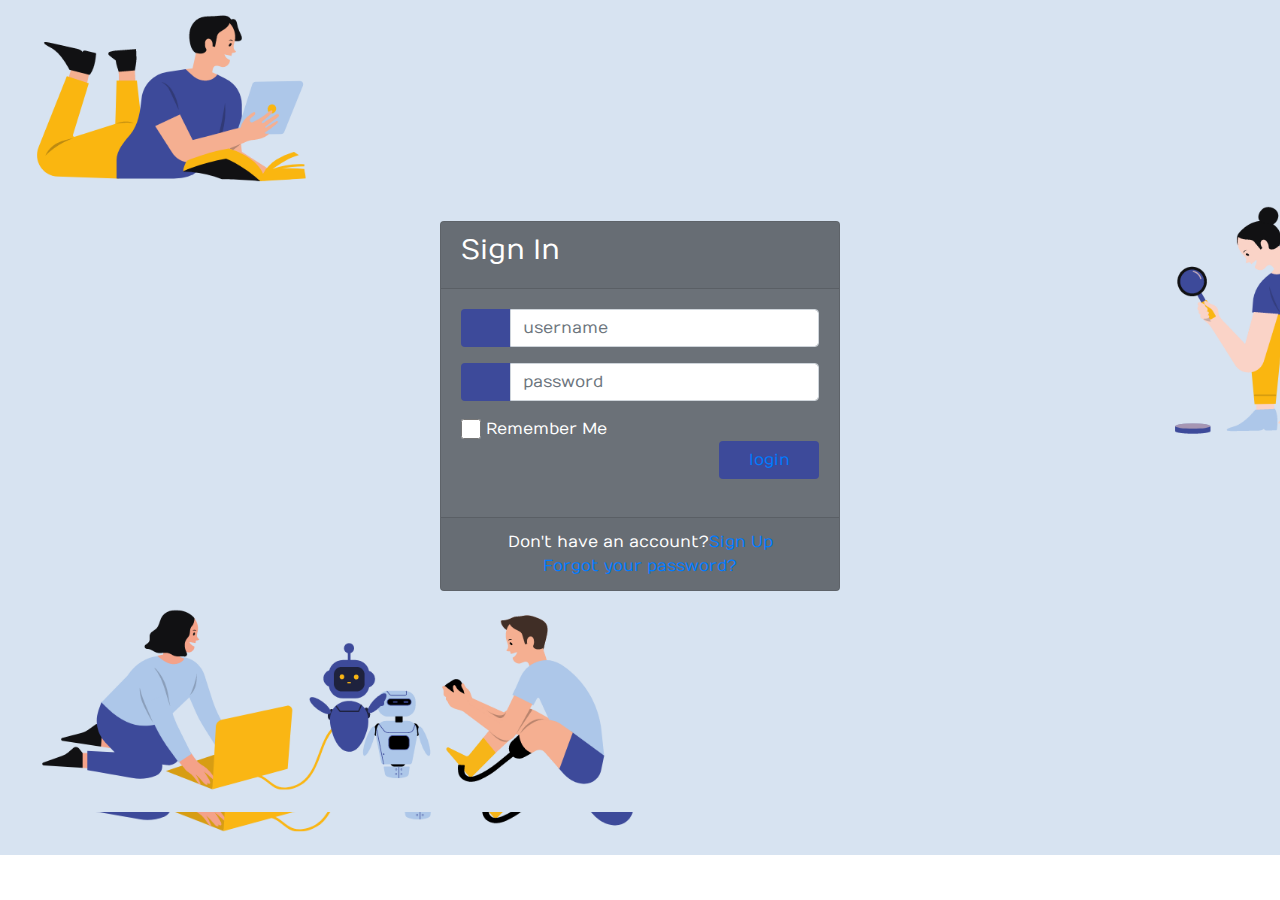
<file: login.html>
<link href="//maxcdn.bootstrapcdn.com/bootstrap/4.1.1/css/bootstrap.min.css" rel="stylesheet" id="bootstrap-css">
<script src="//maxcdn.bootstrapcdn.com/bootstrap/4.1.1/js/bootstrap.min.js"></script>
<script src="//cdnjs.cloudflare.com/ajax/libs/jquery/3.2.1/jquery.min.js"></script>


<!DOCTYPE html>
<html>
<head>
	<title>Login Page</title>
  
   
	
	<link rel="stylesheet" href="https://stackpath.bootstrapcdn.com/bootstrap/4.1.3/css/bootstrap.min.css" integrity="sha384-MCw98/SFnGE8fJT3GXwEOngsV7Zt27NXFoaoApmYm81iuXoPkFOJwJ8ERdknLPMO" crossorigin="anonymous">
    
  
	<link rel="stylesheet" href="https://use.fontawesome.com/releases/v5.3.1/css/all.css" integrity="sha384-mzrmE5qonljUremFsqc01SB46JvROS7bZs3IO2EmfFsd15uHvIt+Y8vEf7N7fWAU" crossorigin="anonymous">

	
	<link rel="stylesheet" type="text/css" href="log.css">
</head>
<body>
<div class="container">
	<div class="d-flex justify-content-center h-100">
		<div class="card">
			<div class="card-header">
				<h3>Sign In</h3>
				<div class="d-flex justify-content-end social_icon">
				
					<span><i class="fab fa-google-plus-square"></i></span>
					<span><i class="fab fa-twitter-square"></i></span>  
				</div>
			</div>
			<div class="card-body">
				<form>
					<div class="input-group form-group">
						<div class="input-group-prepend">
							<span class="input-group-text"><i class="fas fa-user"></i></span>
						</div>
						<input type="text" class="form-control" placeholder="username">
						
					</div>
					<div class="input-group form-group">
						<div class="input-group-prepend">
							<span class="input-group-text"><i class="fas fa-key"></i></span>
						</div>
						<input type="password" class="form-control" placeholder="password">
					</div>
					<div class="row align-items-center remember">
						<input type="checkbox">Remember Me
					</div>
					
					<!--<div class="form-group">
						<input type="submit" value="Login" class="btn float-right login_btn" >
					</div>-->
					<button class="btn float-right login_btn">
						<a href="http://127.0.0.1:5500/main.html">login</a> </button>
				</form>
			</div>
			<div class="card-footer">
				<div class="d-flex justify-content-center links">
					Don't have an account?<a href="http://127.0.0.1:5500/index.html">Sign Up</a>
				</div>
				<div class="d-flex justify-content-center">
					<a href="#">Forgot your password?</a>
				</div>
			</div>
		</div>
	</div>
</file>
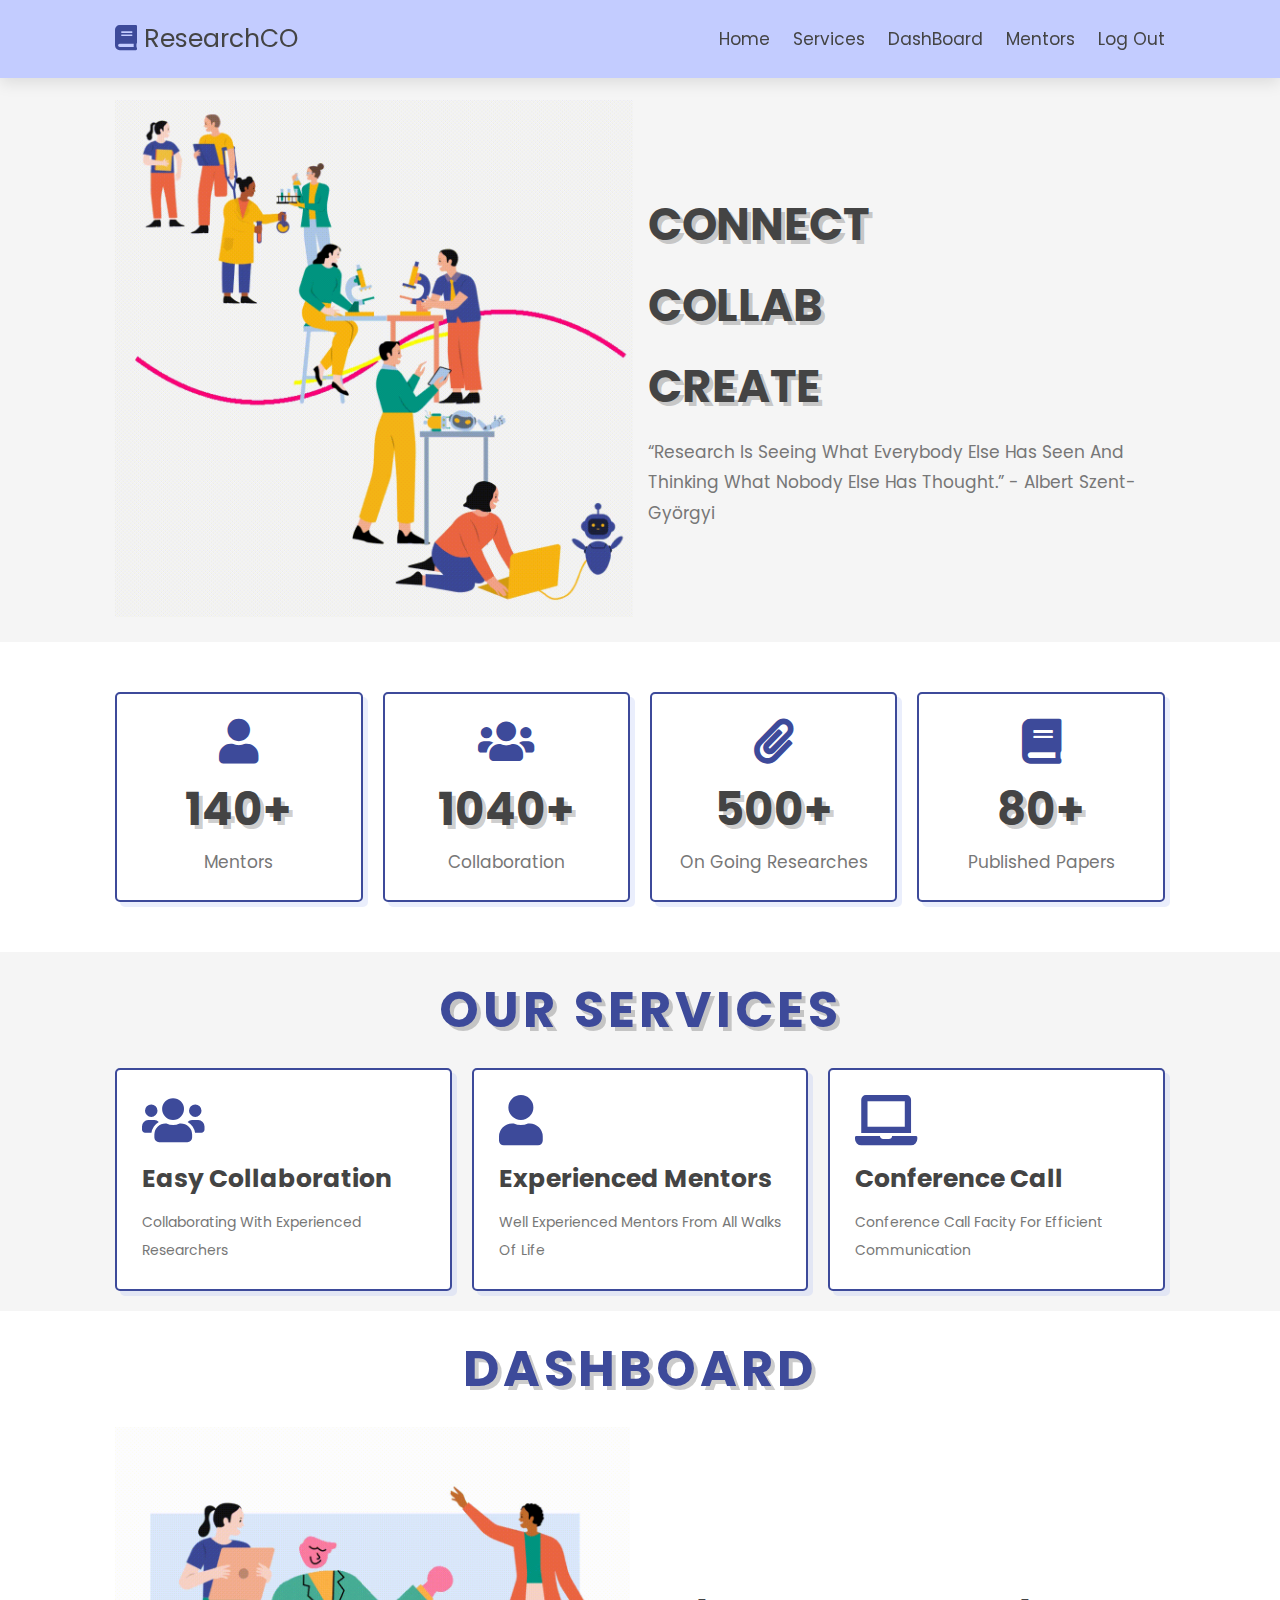
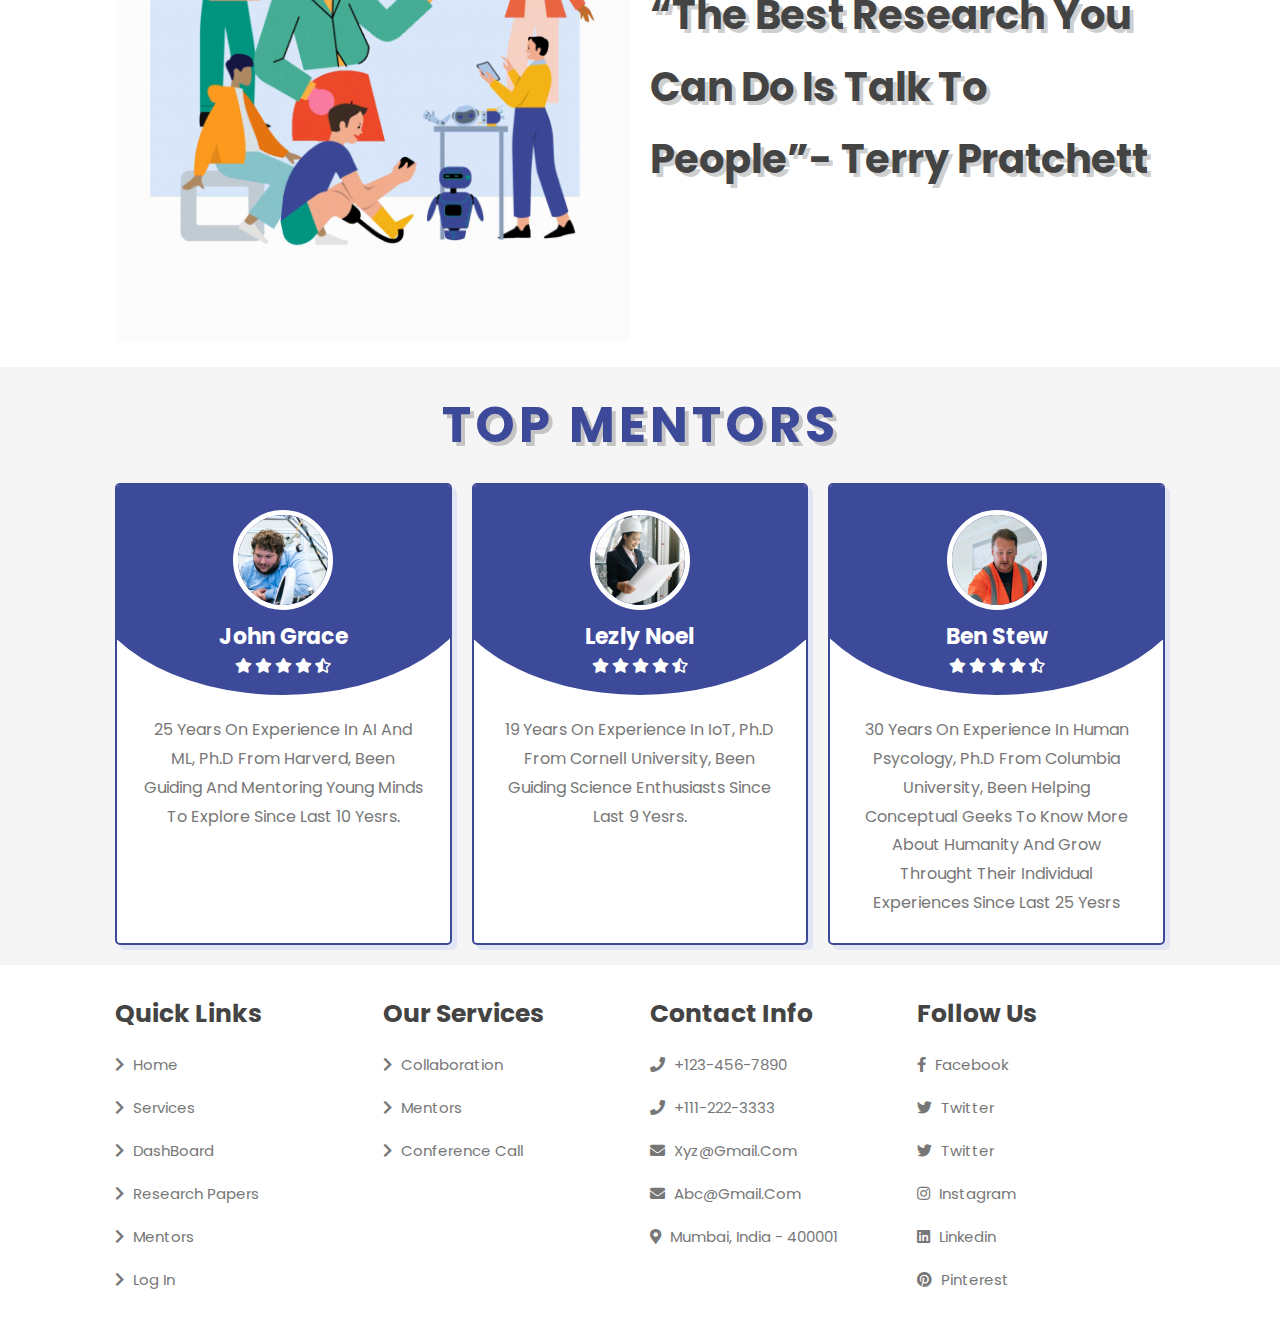
<file: main.html>
<!DOCTYPE html>
<html lang="en">
<head>
    <meta charset="UTF-8">
    <meta http-equiv="X-UA-Compatible" content="IE=edge">
    <meta name="viewport" content="width=device-width, initial-scale=1.0">
    <title>complete responsive hospital website design </title>

    <!-- font awesome cdn link  -->
    <link rel="stylesheet" href="https://cdnjs.cloudflare.com/ajax/libs/font-awesome/5.15.4/css/all.min.css">

    <!-- custom css file link  -->
    <link rel="stylesheet" href="css/style.css">

</head>
<body>
    
<!-- header section starts  -->

<header class="header">

    <a href="#" class="logo"> <i class="fa fa-book"></i> ResearchCO </a>

    <nav class="navbar">
        <a href="#Home">Home</a>
        <a href="#services">services</a>
        <a href="http://127.0.0.1:5500/dash.html">DashBoard</a>
        <a href="http://127.0.0.1:5500/ment.html">Mentors</a>
        <a href="http://127.0.0.1:5500/login.html">Log Out</a>
    </nav>

    <div id="menu-btn" class="fas fa-bars"></div>

</header>

<!-- header section ends -->

<!-- home section starts  -->

<section class="home" id="home">

    <div class="image">
        <img src="page1.gif" alt="">
    </div>

    <div class="content">
        <h3>CONNECT</h3>
        <h3>COLLAB</h3>
        <h3>CREATE</h3>
        <p>“Research is seeing what everybody else has seen and thinking what nobody else has thought.”
- Albert Szent-Györgyi </p>
    </div>

</section>

<!-- home section ends -->

<!-- icons section starts  -->

<section class="icons-container">

    <div class="icons">
        <i class="fas fa-user"></i>
        <h3>140+</h3>
        <p>Mentors</p>
    </div>

    <div class="icons">
        <i class="fas fa-users"></i>
        <h3>1040+</h3>
        <p>collaboration</p>
    </div>

    <div class="icons">
        <i class="fas fa-paperclip"></i>
        <h3>500+</h3>
        <p>On going researches</p>
    </div>

    <div class="icons">
        <i class="fas fa-book"></i>
        <h3>80+</h3>
        <p>Published papers</p>
    </div>

</section>

<!-- icons section ends -->

<!-- services section starts  -->

<section class="services" id="services">

    <h1 class="heading"> our <span>services</span> </h1>

    <div class="box-container">

        <div class="box">
            <i class="fas fa-users"></i>
            <h3>Easy collaboration</h3>
            <p>Collaborating with experienced researchers</p>
            <!--<a href="#" class="btn"> learn more <span class="fas fa-chevron-right"></span> </a>-->
        </div>

        <div class="box">
            <i class="fas fa-user"></i>
            <h3>Experienced mentors</h3>
            <p>Well experienced mentors from all walks of life</p>
            <!--<a href="#" class="btn"> learn more <span class="fas fa-chevron-right"></span> </a>-->
        </div>

        <div class="box">
            <i class="fas fa-laptop"></i>
            <h3>Conference call</h3>
            <p>Conference call facity for efficient communication</p>
            <!--<a href="#" class="btn"> learn more <span class="fas fa-chevron-right"></span> </a>-->
        </div>


    </div>

</section>

<!-- services section ends -->

<!-- about section starts  -->

<section class="about" id="about">

    <h1 class="heading"> <span>DashBoard</h1>

    <div class="row">

        <div class="image">
            <img src="Untitled design.gif" alt="">
        </div>

        <div class="content">
            <h3>“The best research you can do is talk to people”- Terry Pratchett</h3>
        </div>

    </div>

</section>

<!-- about section ends -->



<!-- Mentors section starts  -->

<section class="review" id="review">
    
    <h1 class="heading"> Top <span>Mentors</a></span> </h1>

    <div class="box-container">

        <div class="box">
            <img src="image/Untitled design-2 copy.png" alt="">
            <h3>John Grace</h3>
            <div class="stars">
                <i class="fas fa-star"></i>
                <i class="fas fa-star"></i>
                <i class="fas fa-star"></i>
                <i class="fas fa-star"></i>
                <i class="fas fa-star-half-alt"></i>
            </div>
            <p class="text">25 years on experience in AI and ML, Ph.D from Harverd, Been guiding and Mentoring young minds to explore since last 10 yesrs.</p>
        </div>

        <div class="box">
            <img src="image/Untitled design-2.png" alt="">
            <h3>Lezly Noel</h3>
            <div class="stars">
                <i class="fas fa-star"></i>
                <i class="fas fa-star"></i>
                <i class="fas fa-star"></i>
                <i class="fas fa-star"></i>
                <i class="fas fa-star-half-alt"></i>
            </div>
            <p class="text">19 years on experience in IoT, Ph.D from Cornell University, Been guiding science enthusiasts since last 9 yesrs.</p>
        </div>

        <div class="box">
            <img src="image/ddd3.png" alt="">
            <h3>Ben Stew</h3>
            <div class="stars">
                <i class="fas fa-star"></i>
                <i class="fas fa-star"></i>
                <i class="fas fa-star"></i>
                <i class="fas fa-star"></i>
                <i class="fas fa-star-half-alt"></i>
            </div>
            <p class="text">30 years on experience in human Psycology, Ph.D from Columbia University, Been helping conceptual geeks to know more about humanity and grow throught their individual experiences since last 25 yesrs</p>
        </div>

    </div>

</section>

<!-- Mentors section ends -->



<!-- footer section starts  -->

<section class="footer">

    <div class="box-container">

        <div class="box">
            <h3>quick links</h3>
            <a href="#"> <i class="fas fa-chevron-right"></i> home </a>
            <a href="#"> <i class="fas fa-chevron-right"></i> services </a>
            <a href="#"> <i class="fas fa-chevron-right"></i> DashBoard </a>
            <a href="#"> <i class="fas fa-chevron-right"></i> Research Papers </a>
            <a href="http://127.0.0.1:5500/ment.html"> <i class="fas fa-chevron-right"></i> Mentors </a>
            <a href="#"> <i class="fas fa-chevron-right"></i> Log in </a>
        </div>

        <div class="box">
            <h3>our services</h3>
            <a href="#"> <i class="fas fa-chevron-right"></i> collaboration </a>
            <a href="#"> <i class="fas fa-chevron-right"></i> Mentors </a>
            <a href="#"> <i class="fas fa-chevron-right"></i> Conference call </a>
        </div>

        <div class="box">
            <h3>contact info</h3>
            <a href="#"> <i class="fas fa-phone"></i> +123-456-7890 </a>
            <a href="#"> <i class="fas fa-phone"></i> +111-222-3333 </a>
            <a href="#"> <i class="fas fa-envelope"></i> xyz@gmail.com </a>
            <a href="#"> <i class="fas fa-envelope"></i> abc@gmail.com </a>
            <a href="#"> <i class="fas fa-map-marker-alt"></i> mumbai, india - 400001 </a>
        </div>

        <div class="box">
            <h3>follow us</h3>
            <a href="#"> <i class="fab fa-facebook-f"></i> facebook </a>
            <a href="#"> <i class="fab fa-twitter"></i> twitter </a>
            <a href="#"> <i class="fab fa-twitter"></i> twitter </a>
            <a href="#"> <i class="fab fa-instagram"></i> instagram </a>
            <a href="#"> <i class="fab fa-linkedin"></i> linkedin </a>
            <a href="#"> <i class="fab fa-pinterest"></i> pinterest </a>
        </div>

    </div>

   
</section>

<!-- footer section ends -->

<!-- custom js file link  -->
<script src="js/script.js"></script>

</body>
</html>
</file>
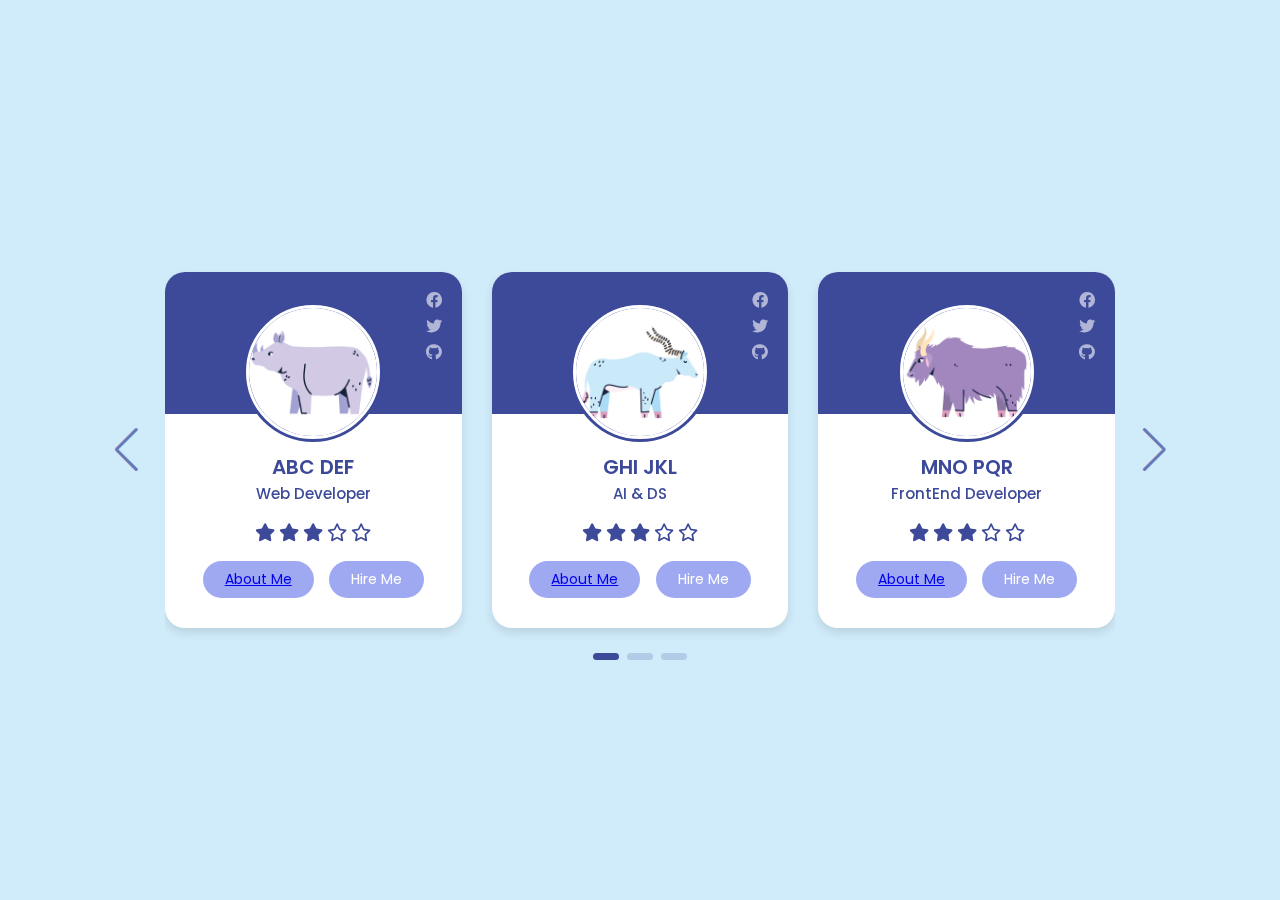
<file: ment.html>
<!DOCTYPE html>

<html lang="en">
<head>
    <meta charset="UTF-8">
    <meta http-equiv="X-UA-Compatible" content="IE=edge">

 
    <link rel="stylesheet" href="https://unpkg.com/swiper/swiper-bundle.min.css"/>

 
    <link rel="stylesheet" href="https://cdnjs.cloudflare.com/ajax/libs/font-awesome/6.0.0-beta3/css/all.min.css"/>
        
 
    <link rel="stylesheet" href="mentors.css">
    
</head>
<body>

  <section>
    
    <div class="swiper mySwiper container">
      <div class="swiper-wrapper content">

        <div class="swiper-slide card">
          <div class="card-content">
            <div class="image">
              <img src="images/img1.png" alt="">
            </div>

            <div class="media-icons">
              <i class="fab fa-facebook"></i>
              <i class="fab fa-twitter"></i>
              <i class="fab fa-github"></i>
            </div>

            <div class="name-profession">
              <span class="name">ABC DEF</span>
              <span class="profession">Web Developer</span>
            </div>

            <div class="rating">
              <i class="fas fa-star"></i>
              <i class="fas fa-star"></i>
              <i class="fas fa-star"></i>
              <i class="far fa-star"></i>
              <i class="far fa-star"></i>
            </div>

            <div class="button">
              <button class="aboutMe"> <a href="https://www.linkedin.com/in/garyvaynerchuk">About Me</a></button>
              <button class="hireMe">Hire Me</button>
            </div>
          </div>
        </div>
        <div class="swiper-slide card">
          <div class="card-content">
            <div class="image">
              <img src="images/img2.png" alt="">
            </div>

            <div class="media-icons">
              <i class="fab fa-facebook"></i>
              <i class="fab fa-twitter"></i>
              <i class="fab fa-github"></i>
            </div>

            <div class="name-profession">
              <span class="name">GHI JKL</span>
              <span class="profession">AI & DS</span>
            </div>

            <div class="rating">
              <i class="fas fa-star"></i>
              <i class="fas fa-star"></i>
              <i class="fas fa-star"></i>
              <i class="far fa-star"></i>
              <i class="far fa-star"></i>
            </div>

            <div class="button">
              <button class="aboutMe"> <a href="https://www.linkedin.com/in/garyvaynerchuk">About Me</a></button>
              <button class="hireMe">Hire Me</button>
            </div>
          </div>
        </div>
        <div class="swiper-slide card">
          <div class="card-content">
            <div class="image">
              <img src="images/img3.png" alt="">
            </div>

            <div class="media-icons">
              <i class="fab fa-facebook"></i>
              <i class="fab fa-twitter"></i>
              <i class="fab fa-github"></i>
            </div>

            <div class="name-profession">
              <span class="name">MNO PQR</span>
              <span class="profession">FrontEnd Developer</span>
            </div>

            <div class="rating">
              <i class="fas fa-star"></i>
              <i class="fas fa-star"></i>
              <i class="fas fa-star"></i>
              <i class="far fa-star"></i>
              <i class="far fa-star"></i>
            </div>

            <div class="button">
              <button class="aboutMe"> <a href="https://www.linkedin.com/in/garyvaynerchuk">About Me</a></button>
              <button class="hireMe">Hire Me</button>
            </div>
          </div>
        </div>
        <div class="swiper-slide card">
          <div class="card-content">
            <div class="image">
              <img src="images/img4.png" alt="">
            </div>

            <div class="media-icons">
              <i class="fab fa-facebook"></i>
              <i class="fab fa-twitter"></i>
              <i class="fab fa-github"></i>
            </div>

            <div class="name-profession">
              <span class="name">STU VUX</span>
              <span class="profession">IoT</span>
            </div>

            <div class="rating">
              <i class="fas fa-star"></i>
              <i class="fas fa-star"></i>
              <i class="fas fa-star"></i>
              <i class="far fa-star"></i>
              <i class="far fa-star"></i>
            </div>

            <div class="button">
              <button class="aboutMe"> <a href="https://www.linkedin.com/in/garyvaynerchuk">About Me</a></button>
              <button class="hireMe">Hire Me</button>
            </div>
          </div>
        </div>
        <div class="swiper-slide card">
          <div class="card-content">
            <div class="image">
              <img src="images/img5.png" alt="">
            </div>

            <div class="media-icons">
              <i class="fab fa-facebook"></i>
              <i class="fab fa-twitter"></i>
              <i class="fab fa-github"></i>
            </div>

            <div class="name-profession">
              <span class="name">YYY ZZZ</span>
              <span class="profession">Psycology</span>
            </div>

            <div class="rating">
              <i class="fas fa-star"></i>
              <i class="fas fa-star"></i>
              <i class="fas fa-star"></i>
              <i class="far fa-star"></i>
              <i class="far fa-star"></i>
            </div>

            <div class="button">
              <button class="aboutMe"> <a href="https://www.linkedin.com/in/garyvaynerchuk">About Me</a></button>
              <button class="hireMe">Hire Me</button>
            </div>
          </div>
        </div>
        <div class="swiper-slide card">
          <div class="card-content">
            <div class="image">
              <img src="images/img6.png" alt="">
            </div>

            <div class="media-icons">
              <i class="fab fa-facebook"></i>
              <i class="fab fa-twitter"></i>
              <i class="fab fa-github"></i>
            </div>

            <div class="name-profession">
              <span class="name">RRR RRR</span>
              <span class="profession">Programming</span>
            </div>

            <div class="rating">
              <i class="fas fa-star"></i>
              <i class="fas fa-star"></i>
              <i class="fas fa-star"></i>
              <i class="far fa-star"></i>
              <i class="far fa-star"></i>
            </div>

            <div class="button">
              <button class="aboutMe"> <a href="https://www.linkedin.com/in/garyvaynerchuk">About Me</a></button>
              <button class="hireMe">Hire Me</button>
            </div>
          </div>
        </div>
        <div class="swiper-slide card">
          <div class="card-content">
            <div class="image">
              <img src="images/img7.png" alt="">
            </div>

            <div class="media-icons">
              <i class="fab fa-facebook"></i>
              <i class="fab fa-twitter"></i>
              <i class="fab fa-github"></i>
            </div>

            <div class="name-profession">
              <span class="name">AAA BBB</span>
              <span class="profession">Maths</span>
            </div>

            <div class="rating">
              <i class="fas fa-star"></i>
              <i class="fas fa-star"></i>
              <i class="fas fa-star"></i>
              <i class="far fa-star"></i>
              <i class="far fa-star"></i>
            </div>

            <div class="button">
              <button class="aboutMe"> <a href="https://www.linkedin.com/in/garyvaynerchuk">About Me</a></button>
              <button class="hireMe">Hire Me</button>
            </div>
          </div>
        </div>
        <div class="swiper-slide card">
          <div class="card-content">
            <div class="image">
              <img src="images/img8.png" alt="">
            </div>

            <div class="media-icons">
              <i class="fab fa-facebook"></i>
              <i class="fab fa-twitter"></i>
              <i class="fab fa-github"></i>
            </div>

            <div class="name-profession">
              <span class="name">CCC DDD</span>
              <span class="profession">Social Science</span>
            </div>

            <div class="rating">
              <i class="fas fa-star"></i>
              <i class="fas fa-star"></i>
              <i class="fas fa-star"></i>
              <i class="far fa-star"></i>
              <i class="far fa-star"></i>
            </div>

            <div class="button">
              <button class="aboutMe"> <a href="https://www.linkedin.com/in/garyvaynerchuk">About Me</a></button>
              <button class="hireMe">Hire Me</button>
            </div>
          </div>
        </div>
        <div class="swiper-slide card">
          <div class="card-content">
            <div class="image">
              <img src="images/img9.png" alt="">
            </div>

            <div class="media-icons">
              <i class="fab fa-facebook"></i>
              <i class="fab fa-twitter"></i>
              <i class="fab fa-github"></i>
            </div>

            <div class="name-profession">
              <span class="name">EEE FFF</span>
              <span class="profession">Dramatics</span>
            </div>

            <div class="rating">
              <i class="fas fa-star"></i>
              <i class="fas fa-star"></i>
              <i class="fas fa-star"></i>
              <i class="far fa-star"></i>
              <i class="far fa-star"></i>
            </div>

            <div class="button">
              <button class="aboutMe"> <a href="https://www.linkedin.com/in/garyvaynerchuk">About Me</a></button>
              <button class="hireMe">Hire Me</button>
            </div>
          </div>
        </div>

      </div>
    </div>

    <div class="swiper-button-next"></div>
      <div class="swiper-button-prev"></div>
      <div class="swiper-pagination"></div>
  </section>

  <!-- Swiper JS -->
  <script src="https://unpkg.com/swiper/swiper-bundle.min.js"></script>

  <!-- Initialize Swiper -->
  <script>
    var swiper = new Swiper(".mySwiper", {
      slidesPerView: 3,
      spaceBetween: 30,
      slidesPerGroup: 3,
      loop: true,
      loopFillGroupWithBlank: true,
      pagination: {
        el: ".swiper-pagination",
        clickable: true,
      },
      navigation: {
        nextEl: ".swiper-button-next",
        prevEl: ".swiper-button-prev",
      },
    });
  </script>

</body>
</html>
</file>
<file: log.css>
@import url('https://fonts.googleapis.com/css?family=Numans');

html,body{
background-image: url('loginbg.png');
background-size:cover;
background-repeat: no-repeat;
height: 95%;
font-family: 'Numans', sans-serif;
}

.container{
height: 100%;
align-content: center;
}

.card{
height: 370px;
margin-top: auto;
margin-bottom: auto;
width: 400px;
background-color: rgba(0,0,0,0.5) !important;
}

.social_icon span{
font-size: 60px;
margin-left: 10px;
color: #3d4a9a;
}

.social_icon span:hover{
color: white;
cursor: pointer;
}

.card-header h3{
color: white;
}

.social_icon{
position: absolute;
right: 20px;
top: -45px;
}

.input-group-prepend span{
width: 50px;
background-color: #3d4a9a;
color: black;
border:0 !important;
}

input:focus{
outline: 0 0 0 0  !important;
box-shadow: 0 0 0 0 !important;

}

.remember{
color: white;
}

.remember input
{
width: 20px;
height: 20px;
margin-left: 15px;
margin-right: 5px;
}

.login_btn{
color: black;
background-color: #3d4a9a;
width: 100px;
}

.login_btn:hover{
color: black;
background-color: white;
}

.links{
color: white;
}
</file>
<file: css/style.css>
@import url('https://fonts.googleapis.com/css2?family=Poppins:wght@100;200;300;400;500;600;700&display=swap');

:root{
    --green:#16a085;
    --black:#444;
    --light-color:#777;
    --noob_colour: #3d4a9a;
    --box-shadow:.5rem .5rem 0 rgba(148, 169, 240, 0.2);
    --text-shadow:.4rem .4rem 0 rgba(0, 0, 0, .2);
    --border:.2rem solid var(--noob_colour);
}

*{
    font-family: 'Poppins', sans-serif;
    margin:0; padding: 0;
    box-sizing: border-box;
    outline: none; border: none;
    text-transform: capitalize;
    transition: all .2s ease-out;
    text-decoration: none;
}

html{
    font-size: 62.5%;
    overflow-x: hidden;
    scroll-padding-top: 7rem;
    scroll-behavior: smooth;
}

section{
    padding:2rem 9%;
}

section:nth-child(even){
    background: #f5f5f5;
}

.heading{
    text-align: center;
    padding-bottom: 2rem;
    text-shadow: var(--text-shadow);
    text-transform: uppercase;
    color:var(--noob_colour);
    font-size: 5rem;
    letter-spacing: .4rem;
}

.heading span{
    text-transform: uppercase;
    color:var(--noob_colour);
}

.btn{
    display: inline-block;
    margin-top: 1rem;
    padding: .5rem;
    padding-left: 1rem;
    border:var(--border);
    border-radius: .5rem;
    box-shadow: var(--box-shadow);
    color:var(--noob_colour);
    cursor: pointer;
    font-size: 1.7rem;
    background: #fff;
}

.btn span{
    padding:.7rem 1rem;
    border-radius: .5rem;
    background: var(--noob_colour);
    color:#fff;
    margin-left: .5rem;
}

.btn:hover{
    background: var(--green);
    color:#fff;
}

.btn:hover span{
    color: var(--green);
    background:#fff;
    margin-left: 1rem;
}

.header{
    padding:2rem 9%;
    position: fixed;
    top:0; left: 0; right: 0;
    z-index: 1000;
    box-shadow: 0 .5rem 1.5rem rgba(0, 0, 0, .1);
    display: flex;
    align-items: center;
    justify-content: space-between;
    background: rgb(195, 204, 255);
}

.header .logo{
    font-size: 2.5rem;
    color: var(--black);
}

.header .logo i{
    color: var(--noob_colour);
}

.header .navbar a{
    font-size: 1.7rem;
    color: var(--black);
    margin-left: 2rem;
}

.header .navbar a:hover{
    color: var(--green);
}

#menu-btn{
    font-size: 2.5rem;
    border-radius: .5rem;
    background: #eee;
    color:var(--green);
    padding: 1rem 1.5rem;
    cursor: pointer;
    display: none;
}

.home{
    display: flex;
    align-items: center;
    flex-wrap: wrap;
    gap:1.5rem;
    padding-top: 10rem;
}

.home .image{
    flex:1 1 45rem;
}

.home .image img{
    width: 100%;
}

.home .content{
    flex:1 1 45rem;
}

.home .content h3{
    font-size: 4.5rem;
    color:var(--black);
    line-height: 1.8;
    text-shadow: var(--text-shadow);
}

.home .content p{
    font-size: 1.7rem;
    color:var(--light-color);
    line-height: 1.8;
    padding: 1rem 0;
}

.icons-container{
    display: grid;
    gap:2rem;
    grid-template-columns: repeat(auto-fit, minmax(20rem, 1fr));
    padding-top: 5rem;
    padding-bottom: 5rem;
}

.icons-container .icons{
    border:var(--border);
    box-shadow: var(--box-shadow);
    border-radius: .5rem;
    text-align: center;
    padding: 2.5rem;
}

.icons-container .icons i{
    font-size: 4.5rem;
    color:var(--noob_colour);
    padding-bottom: .7rem;
}

.icons-container .icons h3{
    font-size: 4.5rem;
    color:var(--black);
    padding: .5rem 0;
    text-shadow: var(--text-shadow);
}

.icons-container .icons p{
    font-size: 1.7rem;
    color:var(--light-color);
}

.services .box-container{
    display: grid;
    grid-template-columns: repeat(auto-fit, minmax(27rem, 1fr));
    gap:2rem;
}

.services .box-container .box{
    background:#fff;
    border-radius: .5rem;
    box-shadow: var(--box-shadow);
    border:var(--border);
    padding: 2.5rem;
}

.services .box-container .box i{
    color: var(--noob_colour);
    font-size: 5rem;
    padding-bottom: .5rem;
}

.services .box-container .box h3{
    color: var(--black);
    font-size: 2.5rem;
    padding:1rem 0;
}

.services .box-container .box p{
    color: var(--light-color);
    font-size: 1.4rem;
    line-height: 2;
}

.about .row{
    display: flex;
    align-items: center;
    flex-wrap: wrap;
    gap:2rem;
}

.about .row .image{
    flex:1 1 45rem;
}

.about .row .image img{
    width: 100%;
}

.about .row .content{
    flex:1 1 45rem;
}

.about .row .content h3{
    color: var(--black);
    text-shadow: var(--text-shadow);
    font-size: 4rem;
    line-height: 1.8;
}

.about .row .content p{
    color: var(--light-color);
    padding:1rem 0;
    font-size: 1.5rem;
    line-height: 1.8;
}

.doctors .box-container{
    display: grid;
    grid-template-columns: repeat(auto-fit, minmax(30rem, 1fr));
    gap:2rem;
}

.doctors .box-container .box{
    text-align: center;
    background:#fff;
    border-radius: .5rem;
    border:var(--border);
    box-shadow: var(--box-shadow);
    padding:2rem;
}

.doctors .box-container .box img{
    height: 20rem;
    border:var(--border);
    border-radius: .5rem;
    margin-top: 1rem;
    margin-bottom: 1rem;
}

.doctors .box-container .box h3{
    color:var(--black);
    font-size: 2.5rem;
}

.doctors .box-container .box span{
    color:var(--green);
    font-size: 1.5rem;
}

.doctors .box-container .box .share{
    padding-top: 2rem;
}

.doctors .box-container .box .share a{
    height: 5rem;
    width: 5rem;
    line-height: 4.5rem;
    font-size: 2rem;
    color:var(--green);
    border-radius: .5rem;
    border:var(--border);
    margin:.3rem;
}

.doctors .box-container .box .share a:hover{
    background:var(--green);
    color:#fff;
    box-shadow: var(--box-shadow);
}

.book .row{
    display: flex;
    align-items: center;
    flex-wrap: wrap;
    gap:2rem;
}
 
.book .row .image{
    flex:1 1 45rem;
}

.book .row .image img{
    width: 100%;
}

.book .row form{
    flex:1 1 45rem;
    background: #fff;
    border:var(--border);
    box-shadow: var(--box-shadow);
    text-align: center;
    padding: 2rem;
    border-radius: .5rem;
}

.book .row form h3{
    color:var(--black);
    padding-bottom: 1rem;
    font-size: 3rem;
}

.book .row form .box{
    width: 100%;
    margin:.7rem 0;
    border-radius: .5rem;
    border:var(--border);
    font-size: 1.6rem;
    color: var(--black);
    text-transform: none;
    padding: 1rem;
}

.book .row form .btn{
    padding:1rem 4rem;
}

.review .box-container{
    display: grid;
    grid-template-columns: repeat(auto-fit, minmax(27rem, 1fr));
    gap:2rem;
}

.review .box-container .box{
    border:var(--border);
    box-shadow: var(--box-shadow);
    border-radius: .5rem;
    padding:2.5rem;
    background: #fff;
    text-align: center;
    position: relative;
    overflow: hidden;
    z-index: 0;
}

.review .box-container .box img{
    height: 10rem;
    width: 10rem;
    border-radius: 50%;
    object-fit: cover;
    border:.5rem solid #fff;
}

.review .box-container .box h3{
    color:#fff;
    font-size: 2.2rem;
    padding:.5rem 0;
}

.review .box-container .box .stars i{
    color:#fff;
    font-size: 1.5rem;
}

.review .box-container .box .text{
    color:var(--light-color);
    line-height: 1.8;
    font-size: 1.6rem;
    padding-top: 4rem;
}

.review .box-container .box::before{
    content: '';
    position: absolute;
    top:-4rem; left: 50%;
    transform:translateX(-50%);
    background:var(--noob_colour);
    border-bottom-left-radius: 50%;
    border-bottom-right-radius: 50%;
    height: 25rem;
    width: 120%;
    z-index: -1;
}

.blogs .box-container{
    display: grid;
    grid-template-columns: repeat(auto-fit, minmax(30rem, 1fr));
    gap:2rem;
}

.blogs .box-container .box{
    border:var(--border);
    box-shadow: var(--box-shadow);
    border-radius: .5rem;
    padding: 2rem;
}

.blogs .box-container .box .image{
    height: 20rem;
    overflow:hidden;
    border-radius: .5rem;
}

.blogs .box-container .box .image img{
    height: 100%;
    width: 100%;
    object-fit: cover;
}

.blogs .box-container .box:hover .image img{
    transform:scale(1.2);
}

.blogs .box-container .box .content{
    padding-top: 1rem;
}

.blogs .box-container .box .content .icon{
    padding: 1rem 0;
    display: flex;
    align-items: center;
    justify-content: space-between;
}

.blogs .box-container .box .content .icon a{
    font-size: 1.4rem;
    color: var(--light-color);
}

.blogs .box-container .box .content .icon a:hover{
    color:var(--green);
}

.blogs .box-container .box .content .icon a i{
    padding-right: .5rem;
    color: var(--green);
}

.blogs .box-container .box .content h3{
    color:var(--black);
    font-size: 3rem;
}

.blogs .box-container .box .content p{
    color:var(--light-color);
    font-size: 1.5rem;
    line-height: 1.8;
    padding:1rem 0;
}

.footer .box-container{
    display: grid;
    grid-template-columns: repeat(auto-fit, minmax(22rem, 1fr));
    gap:2rem;
}

.footer .box-container .box h3{
    font-size: 2.5rem;
    color:var(--black);
    padding: 1rem 0;
}

.footer .box-container .box a{
    display: block;
    font-size: 1.5rem;
    color:var(--light-color);
    padding: 1rem 0;
}

.footer .box-container .box a i{
    padding-right: .5rem;
    color:var(--n);
}

.footer .box-container .box a:hover i{
    padding-right:2rem;
}

.footer .credit{
    padding: 1rem;
    padding-top: 2rem;
    margin-top: 2rem;
    text-align: center;
    font-size: 2rem;
    color:var(--light-color);
    border-top: .1rem solid rgba(0, 0, 0, .1);
}

.footer .credit span{
    color:var(--green);
}









/* media queries  */
@media (max-width:991px){

    html{
        font-size: 55%;
    }

    .header{
        padding: 2rem;
    }

    section{
        padding:2rem;
    }

}

@media (max-width:768px){

    #menu-btn{
        display: initial;
    }

    .header .navbar{
        position: absolute;
        top:115%; right: 2rem;
        border-radius: .5rem;
        box-shadow: var(--box-shadow);
        width: 30rem;
        border: var(--border);
        background: #fff;
        transform: scale(0);
        opacity: 0;
        transform-origin: top right;
        transition: none;
    }

    .header .navbar.active{
        transform: scale(1);
        opacity: 1;
        transition: .2s ease-out;
    }

    .header .navbar a{
        font-size: 2rem;
        display: block;
        margin:2.5rem;
    }

}

@media (max-width:450px){

    html{
        font-size: 50%;
    }

}
</file>
<file: mentors.css>
/* === Google Font Import - Poppins === */
@import url('https://fonts.googleapis.com/css2?family=Poppins:wght@300;400;500;600;700&display=swap');

*{
  margin: 0;
  padding: 0;
  box-sizing: border-box;
  font-family: 'Poppins', sans-serif;
}

body{
  height: 100vh;
  display: flex;
  align-items: center;
  justify-content: center;
  background: #D0EBFA;
}

section{
  position: relative;  
  height: 450px;
  width: 1075px;
  display: flex;
  align-items: center;
}

.swiper{
  width: 950px;
}

.card{
  position: relative;
  background: #fff;
  border-radius: 20px;
  margin: 20px 0;
  box-shadow: 0 5px 10px rgba(0, 0, 0, 0.1);
}

.card::before{
  content: "";
  position: absolute;
  height: 40%;
  width: 100%;
  background: #3D4A9A;
  border-radius: 20px 20px 0 0;
}

.card .card-content{
  display: flex;
  flex-direction: column;
  align-items: center;
  padding: 30px;
  position: relative;
  z-index: 100;
}

section .card .image{
  height: 140px;
  width: 140px;
  border-radius: 50%;
  padding: 3px;
  background: #3D4A9A;
}

section .card .image img{
  height: 100%;
  width: 100%;
  object-fit: cover;
  border-radius: 50%;
  border: 3px solid #fff;
}

.card .media-icons{
  position: absolute;
  top: 10px;
  right: 20px;
  display: flex;
  flex-direction: column;
  align-items: center;
}

.card .media-icons i{
  color: #fff;
  opacity: 0.6;
  margin-top: 10px;
  transition: all 0.3s ease;
  cursor: pointer;
}

.card .media-icons i:hover{
  opacity: 1;
}

.card .name-profession{
  display: flex;
  flex-direction: column;
  align-items: center;
  margin-top: 10px;
  color: #3D4A9A;
} 

.name-profession .name{
  font-size: 20px;
  font-weight: 600;
}

.name-profession .profession{
  font-size:15px;
  font-weight: 500;
}

.card .rating{
  display: flex;
  align-items: center;
  margin-top: 18px;
}

.card .rating i{
  font-size: 18px;
  margin: 0 2px;
  color: #3D4A9A;
}

.card .button{
  width: 100%;
  display: flex;
  justify-content: space-around;
  margin-top: 20px;
}

.card .button button{
  background: #9ea9f1;
  outline: none;
  border: none;
  color: #fff;
  padding: 8px 22px;
  border-radius: 20px;
  font-size: 14px;
  transition: all 0.3s ease;
  cursor: pointer;
}

.button button:hover{
  background: #3D4A9A;
}

.swiper-pagination{
  position: absolute;
}

.swiper-pagination-bullet{
  height: 7px;
  width: 26px;
  border-radius: 25px;
  background: #3D4A9A;
}

.swiper-button-next, .swiper-button-prev{
  opacity: 0.7;
  color: #3D4A9A;
  transition: all 0.3s ease;
}
.swiper-button-next:hover, .swiper-button-prev:hover{
  opacity: 1;
  color: #3D4A9A;
}
</file>
